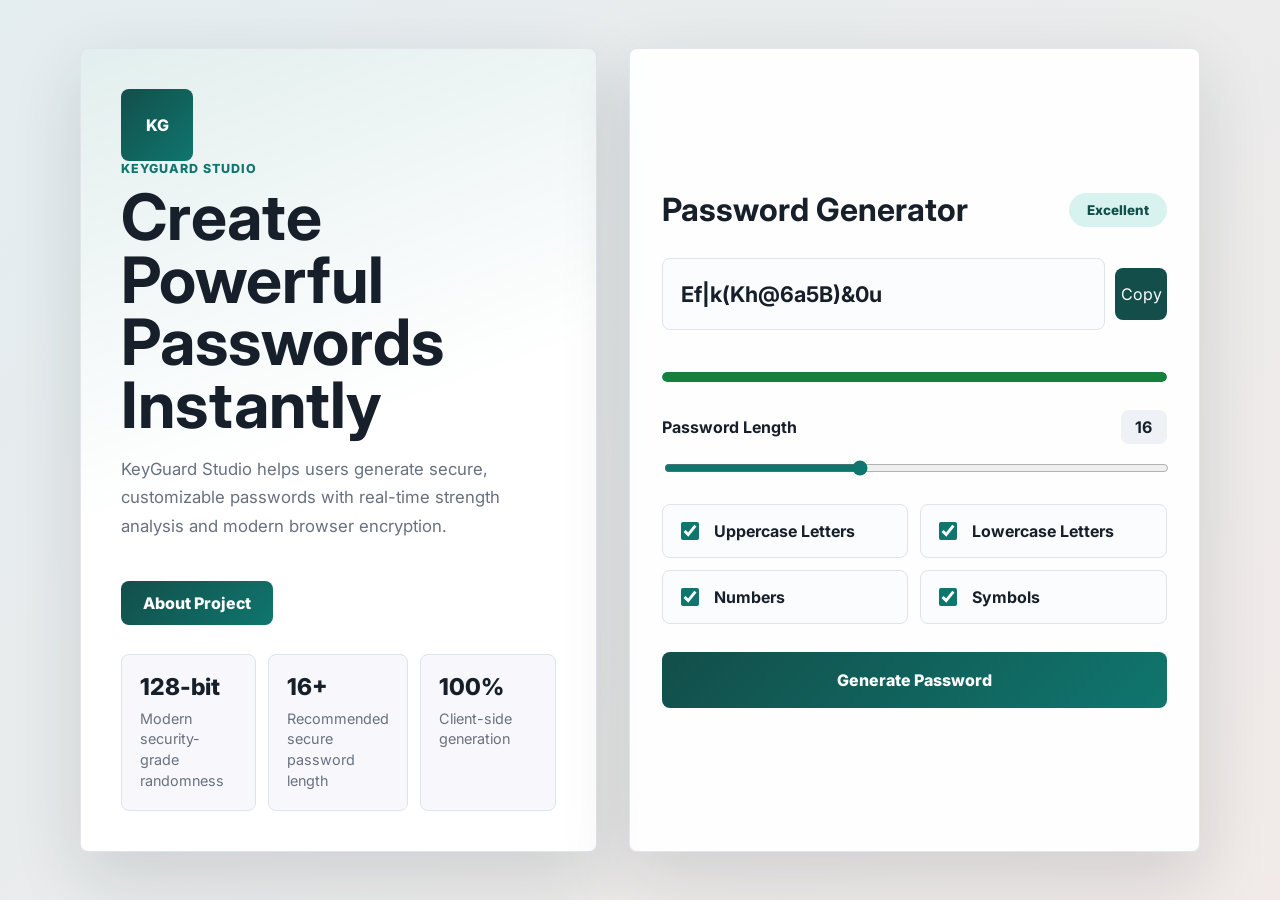
<file: index.html>
<!DOCTYPE html>
<html lang="en">
<head>
  <meta charset="UTF-8">
  <meta name="viewport" content="width=device-width, initial-scale=1.0">
  <title>KeyGuard Studio</title>
  <link rel="preconnect" href="https://fonts.googleapis.com">
  <link rel="preconnect" href="https://fonts.gstatic.com" crossorigin>
  <link href="https://fonts.googleapis.com/css2?family=Inter:wght@400;500;600;700;800&display=swap" rel="stylesheet">
  <link rel="stylesheet" href="style.css">
</head>
<body>
  <main class="app-shell">
    <section class="brand-panel">
      <div>
        <div class="brand-mark">KG</div>
        <p class="eyebrow">KeyGuard Studio</p>
        <h1>Create Powerful Passwords Instantly</h1>
        <p class="intro">
          KeyGuard Studio helps users generate secure, customizable passwords with real-time strength analysis and modern browser encryption.
        </p>
        <a href="about.html" class="about-button">About Project</a>
      </div>

      <div class="trust-grid">
        <div>
          <span>128-bit</span>
          <p>Modern security-grade randomness</p>
        </div>
        <div>
          <span>16+</span>
          <p>Recommended secure password length</p>
        </div>
        <div>
          <span>100%</span>
          <p>Client-side generation</p>
        </div>
      </div>
    </section>

    <section class="generator-card">
      <div class="card-header">
        <h2>Password Generator</h2>
        <div class="status-pill" id="strengthLabel">Strong</div>
      </div>

      <div class="password-output">
        <input type="text" id="passwordOutput" readonly>
        <button class="icon-button" id="copyButton">
          Copy
        </button>
      </div>

      <p class="copy-message" id="copyMessage"></p>

      <div class="strength-meter">
        <span id="strengthBar"></span>
      </div>

      <div class="controls">
        <div class="range-row">
          <label for="lengthInput">Password Length</label>
          <strong id="lengthValue">16</strong>
        </div>

        <input type="range" id="lengthInput" min="6" max="32" value="16">

        <div class="option-grid">
          <label class="check-option">
            <input type="checkbox" id="uppercase" checked>
            Uppercase Letters
          </label>

          <label class="check-option">
            <input type="checkbox" id="lowercase" checked>
            Lowercase Letters
          </label>

          <label class="check-option">
            <input type="checkbox" id="numbers" checked>
            Numbers
          </label>

          <label class="check-option">
            <input type="checkbox" id="symbols" checked>
            Symbols
          </label>
        </div>

        <button class="primary-button" id="generateButton">
          Generate Password
        </button>
      </div>
    </section>
  </main>
  <script src="script.js"></script>
</body>
</html>
</file>
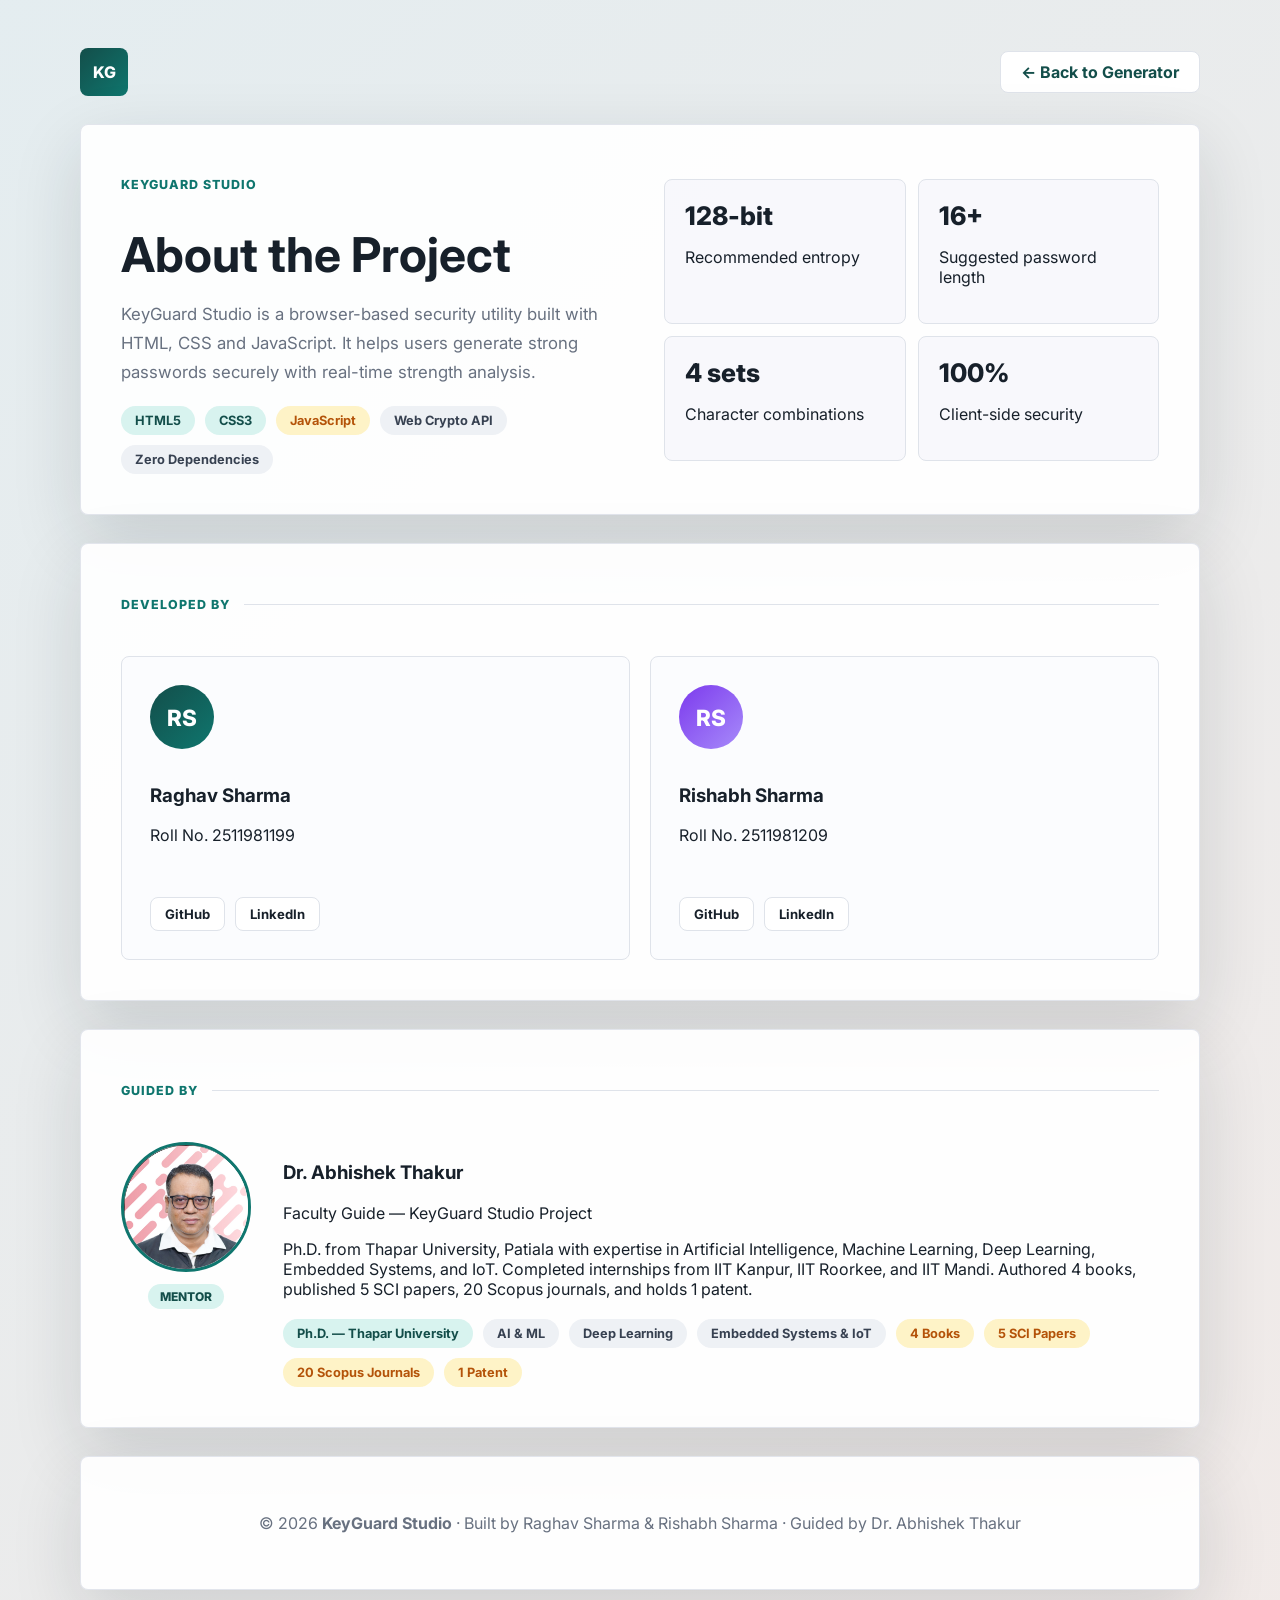
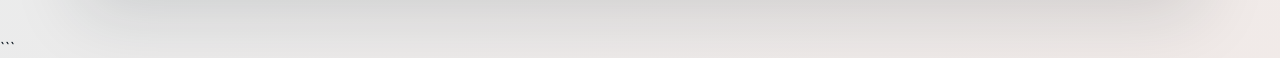
<file: about.html>
<!DOCTYPE html>
<html lang="en">
<head>
  <meta charset="UTF-8">
  <meta name="viewport" content="width=device-width, initial-scale=1.0">
  <title>About – KeyGuard Studio</title>
  <link rel="preconnect" href="https://fonts.googleapis.com">
  <link rel="preconnect" href="https://fonts.gstatic.com" crossorigin>
  <link href="https://fonts.googleapis.com/css2?family=Inter:wght@400;500;600;700;800&display=swap" rel="stylesheet">
  <style>
    :root {
      color-scheme: light;
      --ink: #17202a;
      --muted: #687180;
      --paper: #f6f7fb;
      --panel: #ffffff;
      --line: #dfe3ea;
      --brand: #0f766e;
      --brand-dark: #134e4a;
      --accent: #b45309;
      --shadow: 0 24px 70px rgba(23, 32, 42, 0.14);
    }

    * { box-sizing: border-box; }

    body {
      min-height: 100vh;
      margin: 0;
      font-family: "Inter", system-ui, sans-serif;
      color: var(--ink);
      background:
        linear-gradient(135deg, rgba(15, 118, 110, 0.08), rgba(180, 83, 9, 0.08)),
        var(--paper);
    }

    .page {
      width: min(1120px, calc(100% - 40px));
      margin: 0 auto;
      padding: 48px 0;
      display: flex;
      flex-direction: column;
      gap: 28px;
    }

    .topbar {
      display: flex;
      align-items: center;
      justify-content: space-between;
    }

    .brand-mark {
      width: 48px;
      height: 48px;
      display: grid;
      place-items: center;
      border-radius: 8px;
      color: #fff;
      background: linear-gradient(135deg, var(--brand-dark), var(--brand));
      font-weight: 800;
      text-decoration: none;
    }

    .nav-link {
      padding: 10px 20px;
      border: 1px solid var(--line);
      border-radius: 8px;
      background: #fff;
      color: var(--brand-dark);
      font-weight: 700;
      text-decoration: none;
    }

    .card {
      background: rgba(255,255,255,0.92);
      border: 1px solid rgba(223,227,234,0.9);
      border-radius: 8px;
      box-shadow: var(--shadow);
      padding: 40px;
    }

    .eyebrow {
      color: var(--brand);
      font-size: 0.78rem;
      font-weight: 800;
      letter-spacing: 0.08em;
      text-transform: uppercase;
    }

    h1 {
      font-size: clamp(1.8rem, 4vw, 3rem);
      margin-bottom: 12px;
    }

    h2 {
      font-size: clamp(1.3rem, 2.5vw, 1.7rem);
    }

    .hero-inner {
      display: grid;
      grid-template-columns: 1fr 1fr;
      gap: 48px;
      align-items: center;
    }

    .intro {
      color: var(--muted);
      font-size: 1.05rem;
      line-height: 1.7;
    }

    .project-badges,
    .mentor-achievements,
    .member-links {
      display: flex;
      flex-wrap: wrap;
      gap: 10px;
      margin-top: 20px;
    }

    .badge {
      padding: 7px 14px;
      border-radius: 999px;
      font-size: 0.8rem;
      font-weight: 700;
    }

    .badge-green { background: #d8f3ef; color: var(--brand-dark); }
    .badge-amber { background: #fef3c7; color: var(--accent); }
    .badge-slate { background: #eef1f5; color: #374151; }

    .stat-grid {
      display: grid;
      grid-template-columns: repeat(2, 1fr);
      gap: 12px;
    }

    .stat-box {
      padding: 20px;
      border: 1px solid var(--line);
      border-radius: 8px;
      background: rgba(246,247,251,0.78);
    }

    .stat-box span {
      display: block;
      font-size: 1.6rem;
      font-weight: 800;
    }

    .section-head {
      display: flex;
      align-items: center;
      gap: 14px;
      margin-bottom: 32px;
    }

    .section-line {
      flex: 1;
      height: 1px;
      background: var(--line);
    }

    .team-grid {
      display: grid;
      grid-template-columns: repeat(2, 1fr);
      gap: 20px;
    }

    .member-card {
      padding: 28px;
      border: 1px solid var(--line);
      border-radius: 8px;
      background: #fbfcfe;
      display: flex;
      flex-direction: column;
      gap: 16px;
    }

    .member-avatar {
      width: 64px;
      height: 64px;
      border-radius: 50%;
      display: grid;
      place-items: center;
      font-size: 1.4rem;
      font-weight: 800;
      color: #fff;
    }

    .avatar-r1 { background: linear-gradient(135deg, var(--brand-dark), var(--brand)); }
    .avatar-r2 { background: linear-gradient(135deg, #7c3aed, #a78bfa); }

    .social-btn {
      padding: 8px 14px;
      border: 1px solid var(--line);
      border-radius: 8px;
      background: #fff;
      color: var(--ink);
      font-size: 0.82rem;
      font-weight: 700;
      text-decoration: none;
    }

    .mentor-inner {
      display: grid;
      grid-template-columns: auto 1fr;
      gap: 32px;
      align-items: start;
    }

    .mentor-photo-wrap {
      display: flex;
      flex-direction: column;
      align-items: center;
      gap: 12px;
    }

    .mentor-photo {
      width: 130px;
      height: 130px;
      border-radius: 50%;
      object-fit: cover;
      border: 3px solid var(--brand);
    }

    .mentor-tag {
      padding: 5px 12px;
      border-radius: 999px;
      background: #d8f3ef;
      color: var(--brand-dark);
      font-size: 0.75rem;
      font-weight: 800;
      text-transform: uppercase;
    }

    .footer-card {
      text-align: center;
    }

    .footer-card p {
      color: var(--muted);
    }

    @media (max-width: 880px) {
      .hero-inner,
      .mentor-inner,
      .team-grid {
        grid-template-columns: 1fr;
      }
    }
  </style>
</head>
<body>
  <main class="page">

    <nav class="topbar">
      <a class="brand-mark" href="index.html">KG</a>
      <a class="nav-link" href="index.html">← Back to Generator</a>
    </nav>

    <div class="card">
      <div class="hero-inner">
        <div>
          <p class="eyebrow">KeyGuard Studio</p>
          <h1>About the Project</h1>
          <p class="intro">
            KeyGuard Studio is a browser-based security utility built with HTML, CSS and JavaScript. It helps users generate strong passwords securely with real-time strength analysis.
          </p>
          <div class="project-badges">
            <span class="badge badge-green">HTML5</span>
            <span class="badge badge-green">CSS3</span>
            <span class="badge badge-amber">JavaScript</span>
            <span class="badge badge-slate">Web Crypto API</span>
            <span class="badge badge-slate">Zero Dependencies</span>
          </div>
        </div>

        <div class="stat-grid">
          <div class="stat-box"><span>128-bit</span><p>Recommended entropy</p></div>
          <div class="stat-box"><span>16+</span><p>Suggested password length</p></div>
          <div class="stat-box"><span>4 sets</span><p>Character combinations</p></div>
          <div class="stat-box"><span>100%</span><p>Client-side security</p></div>
        </div>
      </div>
    </div>

    <div class="card">
      <div class="section-head">
        <p class="eyebrow">Developed By</p>
        <div class="section-line"></div>
      </div>

      <div class="team-grid">

        <div class="member-card">
          <div class="member-avatar avatar-r1">RS</div>
          <div>
            <h3>Raghav Sharma</h3>
            <p>Roll No. 2511981199</p>
          </div>
          <div class="member-links">
            <a class="social-btn" href="https://github.com/raghavsharmaxyz-gif" target="_blank">GitHub</a>
            <a class="social-btn" href="https://www.linkedin.com/in/raghav-sharma-55755037b" target="_blank">LinkedIn</a>
          </div>
        </div>

        <div class="member-card">
          <div class="member-avatar avatar-r2">RS</div>
          <div>
            <h3>Rishabh Sharma</h3>
            <p>Roll No. 2511981209</p>
          </div>
          <div class="member-links">
            <a class="social-btn" href="https://github.com/Rishabh2442" target="_blank">GitHub</a>
            <a class="social-btn" href="https://www.linkedin.com/in/rishabh-sharma-848b1b401" target="_blank">LinkedIn</a>
          </div>
        </div>

      </div>
    </div>

    <div class="card">
      <div class="section-head">
        <p class="eyebrow">Guided By</p>
        <div class="section-line"></div>
      </div>

      <div class="mentor-inner">
        <div class="mentor-photo-wrap">
          <img
            class="mentor-photo"
            src="image47.jpeg"
            alt="Dr. Abhishek Thakur"
            onerror="this.style.display='none';this.nextElementSibling.style.display='grid';"
          >
          <div style="display:none;width:130px;height:130px;border-radius:50%;background:linear-gradient(135deg,var(--brand-dark),var(--brand));place-items:center;font-size:2rem;font-weight:800;color:#fff;">AT</div>
          <span class="mentor-tag">Mentor</span>
        </div>

        <div>
          <h3>Dr. Abhishek Thakur</h3>
          <p>Faculty Guide — KeyGuard Studio Project</p>
          <p>
            Ph.D. from Thapar University, Patiala with expertise in Artificial Intelligence, Machine Learning, Deep Learning, Embedded Systems, and IoT. Completed internships from IIT Kanpur, IIT Roorkee, and IIT Mandi. Authored 4 books, published 5 SCI papers, 20 Scopus journals, and holds 1 patent.
          </p>

          <div class="mentor-achievements">
            <span class="badge badge-green">Ph.D. — Thapar University</span>
            <span class="badge badge-slate">AI & ML</span>
            <span class="badge badge-slate">Deep Learning</span>
            <span class="badge badge-slate">Embedded Systems & IoT</span>
            <span class="badge badge-amber">4 Books</span>
            <span class="badge badge-amber">5 SCI Papers</span>
            <span class="badge badge-amber">20 Scopus Journals</span>
            <span class="badge badge-amber">1 Patent</span>
          </div>
        </div>
      </div>
    </div>

    <div class="card footer-card">
      <p>© 2026 <strong>KeyGuard Studio</strong> · Built by Raghav Sharma & Rishabh Sharma · Guided by Dr. Abhishek Thakur</p>
    </div>

  </main>
</body>
</html>
```
</file>
<file: style.css>
:root {
  color-scheme: light;
  --ink: #17202a;
  --muted: #687180;
  --paper: #f6f7fb;
  --panel: #ffffff;
  --line: #dfe3ea;
  --brand: #0f766e;
  --brand-dark: #134e4a;
  --accent: #b45309;
  --success: #15803d;
  --warning: #b45309;
  --danger: #b91c1c;
  --shadow: 0 24px 70px rgba(23, 32, 42, 0.14);
}

* {
  box-sizing: border-box;
}

body {
  min-height: 100vh;
  margin: 0;
  font-family: "Inter", system-ui, -apple-system, BlinkMacSystemFont, "Segoe UI", sans-serif;
  color: var(--ink);
  background:
    linear-gradient(135deg, rgba(15, 118, 110, 0.08), rgba(180, 83, 9, 0.08)),
    var(--paper);
}

button,
input {
  font: inherit;
}

.app-shell {
  width: min(1120px, calc(100% - 40px));
  min-height: 100vh;
  margin: 0 auto;
  display: grid;
  grid-template-columns: 0.95fr 1.05fr;
  gap: 32px;
  align-items: stretch;
  padding: 48px 0;
}

.brand-panel,
.generator-card {
  min-height: 640px;
  height: 100%;
  background: rgba(255, 255, 255, 0.92);
  border: 1px solid rgba(223, 227, 234, 0.9);
  box-shadow: var(--shadow);
}

.brand-panel {
  display: flex;
  flex-direction: column;
  justify-content: space-between;
  padding: 40px;
  border-radius: 8px;
  background:
    linear-gradient(160deg, rgba(15, 118, 110, 0.12), transparent 48%),
    #ffffff;
}

.brand-mark {
  width: 72px;
  height: 72px;
  display: grid;
  place-items: center;
  border-radius: 8px;
  color: #ffffff;
  background: linear-gradient(135deg, var(--brand-dark), var(--brand));
  font-weight: 800;
  letter-spacing: 0;
}

.eyebrow {
  margin: 0 0 10px;
  color: var(--brand);
  font-size: 0.78rem;
  font-weight: 800;
  letter-spacing: 0.08em;
  text-transform: uppercase;
}

h1,
h2,
p {
  margin-top: 0;
}

h1 {
  max-width: 590px;
  margin-bottom: 18px;
  font-size: clamp(2.2rem, 5vw, 4.7rem);
  line-height: 0.98;
  letter-spacing: 0;
}

h2 {
  margin-bottom: 0;
  font-size: clamp(1.5rem, 2.5vw, 2rem);
  line-height: 1.1;
  letter-spacing: 0;
}

.intro {
  max-width: 520px;
  color: var(--muted);
  font-size: 1.05rem;
  line-height: 1.7;
}

.trust-grid {
  display: grid;
  grid-template-columns: repeat(3, 1fr);
  gap: 12px;
}

.trust-grid div {
  min-height: 112px;
  padding: 18px;
  border: 1px solid var(--line);
  border-radius: 8px;
  background: rgba(246, 247, 251, 0.78);
}

.trust-grid span {
  display: block;
  margin-bottom: 8px;
  font-size: 1.45rem;
  font-weight: 800;
}

.trust-grid p {
  margin: 0;
  color: var(--muted);
  font-size: 0.9rem;
  line-height: 1.45;
}

.generator-card {
  display: flex;
  flex-direction: column;
  justify-content: center;
  padding: 32px;
  border-radius: 8px;
}

.card-header,
.range-row,
.actions {
  display: flex;
  align-items: center;
  justify-content: space-between;
  gap: 16px;
}

.status-pill {
  min-width: 98px;
  padding: 9px 12px;
  border-radius: 999px;
  color: var(--brand-dark);
  background: #d8f3ef;
  font-size: 0.84rem;
  font-weight: 800;
  text-align: center;
}

.password-output {
  height: 72px;
  margin-top: 30px;
  display: grid;
  grid-template-columns: 1fr 52px;
  gap: 10px;
}

.password-output input {
  width: 100%;
  min-width: 0;
  border: 1px solid var(--line);
  border-radius: 8px;
  padding: 0 18px;
  color: var(--ink);
  background: #fbfcfe;
  font-size: clamp(1rem, 2.5vw, 1.35rem);
  font-weight: 700;
  letter-spacing: 0;
  outline: none;
}

.password-output input:focus {
  border-color: var(--brand);
  box-shadow: 0 0 0 4px rgba(15, 118, 110, 0.13);
}

.icon-button {
  width: 52px;
  height: 52px;
  align-self: center;
  display: grid;
  place-items: center;
  border: 0;
  border-radius: 8px;
  color: #ffffff;
  background: var(--brand-dark);
  cursor: pointer;
  transition: transform 160ms ease, background 160ms ease;
}

.icon-button:hover {
  background: var(--brand);
  transform: translateY(-1px);
}

.icon-button svg {
  width: 22px;
  height: 22px;
  fill: none;
  stroke: currentColor;
  stroke-width: 2;
  stroke-linejoin: round;
}

.copy-message {
  min-height: 22px;
  margin: 8px 0 12px;
  color: var(--success);
  font-size: 0.9rem;
  font-weight: 700;
}

.strength-meter {
  height: 10px;
  overflow: hidden;
  border-radius: 999px;
  background: #e8ebf0;
}

.strength-meter span {
  display: block;
  width: 0%;
  height: 100%;
  border-radius: inherit;
  background: var(--danger);
  transition: width 180ms ease, background 180ms ease;
}

.controls {
  margin-top: 28px;
}

.range-row {
  margin-bottom: 14px;
  font-weight: 700;
}

.range-row strong {
  min-width: 46px;
  padding: 7px 10px;
  border-radius: 8px;
  background: #eef1f5;
  text-align: center;
}

input[type="range"] {
  width: 100%;
  accent-color: var(--brand);
}

.option-grid {
  margin-top: 24px;
  display: grid;
  grid-template-columns: repeat(2, 1fr);
  gap: 12px;
}

.check-option {
  min-height: 54px;
  display: flex;
  align-items: center;
  gap: 12px;
  padding: 14px;
  border: 1px solid var(--line);
  border-radius: 8px;
  background: #fbfcfe;
  color: var(--ink);
  font-weight: 700;
  cursor: pointer;
}

.check-option input {
  width: 18px;
  height: 18px;
  accent-color: var(--brand);
}

.primary-button {
  width: 100%;
  min-height: 56px;
  margin-top: 28px;
  border: 0;
  border-radius: 8px;
  color: #ffffff;
  background: linear-gradient(135deg, var(--brand-dark), var(--brand));
  font-weight: 800;
  cursor: pointer;
  transition: transform 160ms ease, box-shadow 160ms ease;
}

.primary-button:hover {
  transform: translateY(-1px);
  box-shadow: 0 14px 28px rgba(19, 78, 74, 0.22);
}

@media (max-width: 880px) {
  .app-shell {
    grid-template-columns: 1fr;
    padding: 28px 0;
  }

  .brand-panel {
    min-height: auto;
    gap: 44px;
  }

  .generator-card {
    min-height: auto;
    height: auto;
  }
}

@media (max-width: 560px) {
  .app-shell {
    width: min(100% - 24px, 1120px);
  }

  .brand-panel,
  .generator-card {
    padding: 22px;
  }

  .trust-grid,
  .option-grid {
    grid-template-columns: 1fr;
  }

  .card-header {
    align-items: flex-start;
    flex-direction: column;
  }

  .password-output {
    height: auto;
    grid-template-columns: 1fr;
  }

  .password-output input {
    height: 64px;
  }

  .icon-button {
    width: 100%;
  }
}

.about-button {
  display: inline-block;
  margin-top: 24px;
  padding: 12px 22px;
  border-radius: 8px;
  background: linear-gradient(135deg, var(--brand-dark), var(--brand));
  color: #ffffff;
  font-weight: 800;
  text-decoration: none;
  text-align: center;
  transition: transform 160ms ease, box-shadow 160ms ease;
}

.about-button:hover {
  transform: translateY(-2px);
  box-shadow: 0 14px 28px rgba(19, 78, 74, 0.22);
}
</file>
